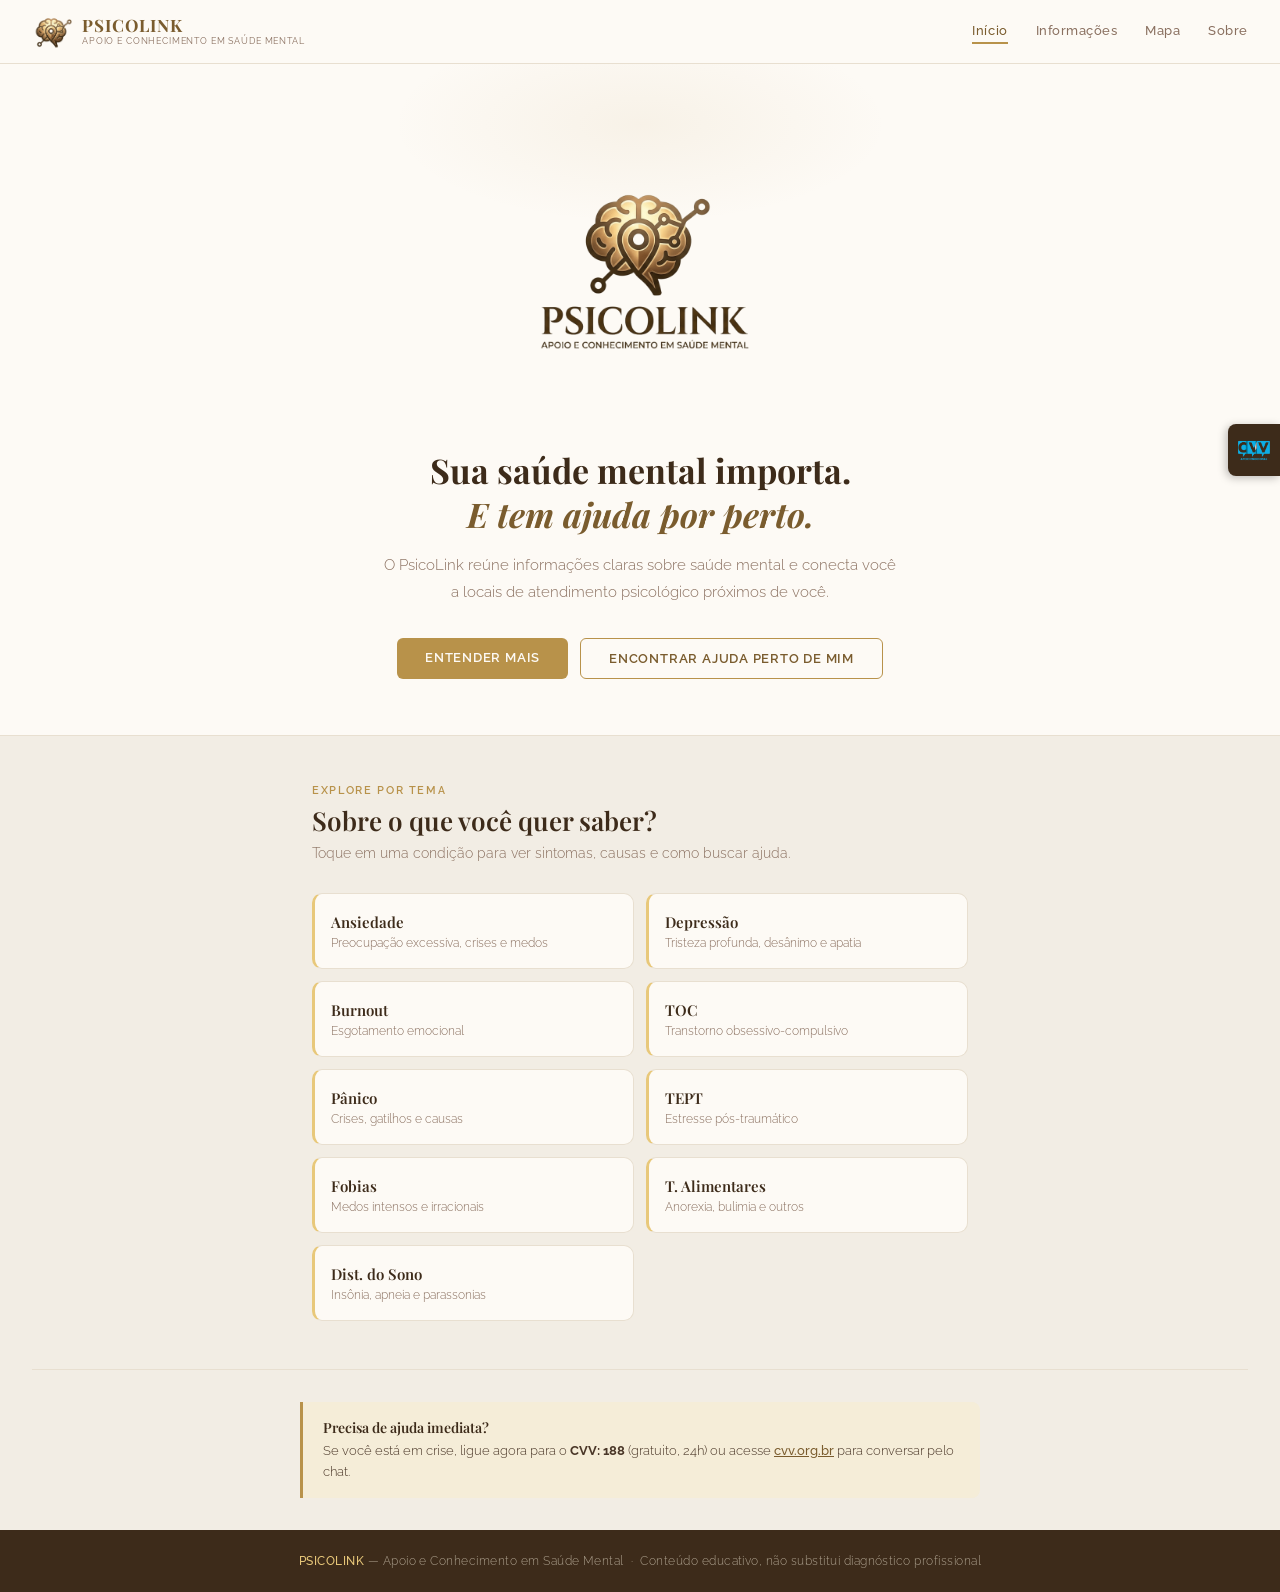
<file: index.html>
<!DOCTYPE html>
<html lang="pt-BR">

<head>
    <meta charset="UTF-8">
    <meta http-equiv="refresh" content="0; url=view/pages/home.html">
    <script>
        window.location.replace("view/pages/home.html");
    </script>
</head>

<body></body>

</html>
</file>
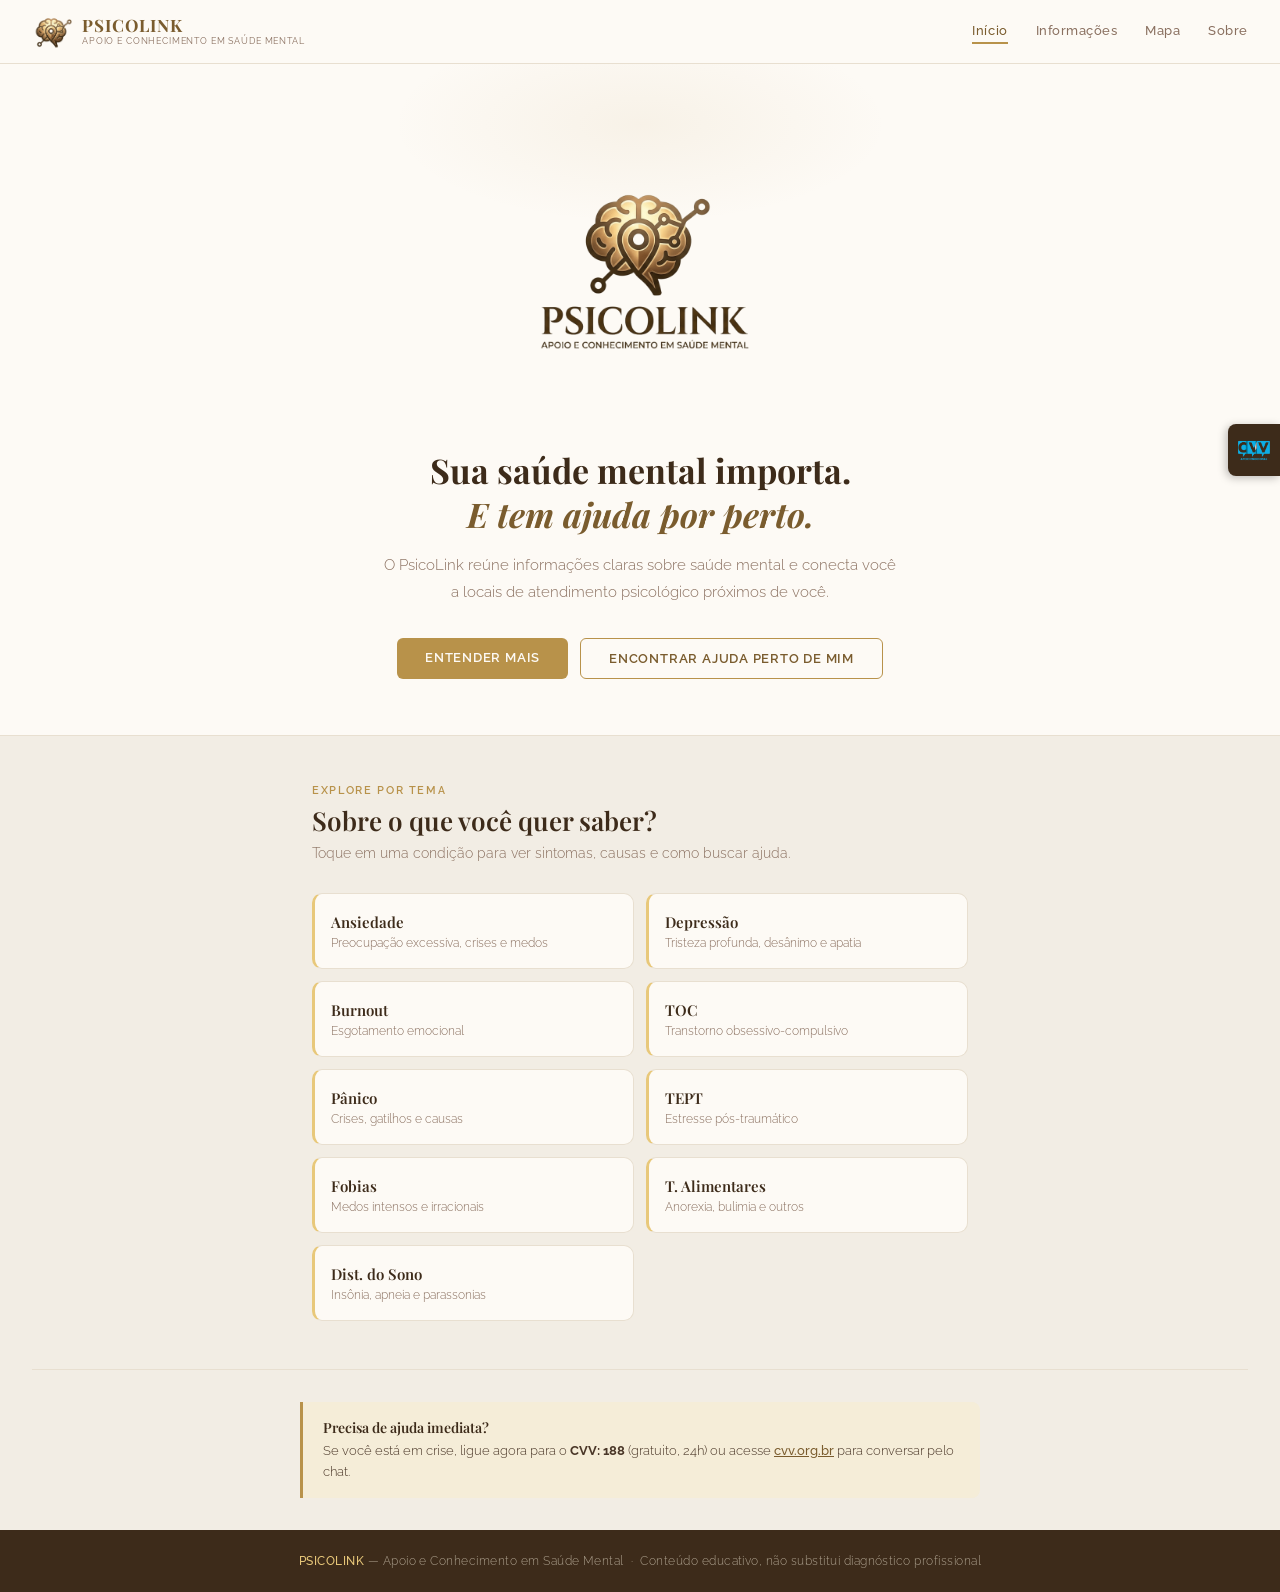
<file: view/pages/home.html>
<!DOCTYPE html>
<html lang="pt-BR">

<head>
  <meta charset="UTF-8" />
  <meta name="viewport" content="width=device-width, initial-scale=1.0" />
  <title>PsicoLink — Início</title>
  <link rel="icon" type="image/png" href="../images/PsicoLink.png" />
  <link rel="stylesheet" href="../css/global.css" />
  <link rel="stylesheet" href="../css/home.css" />
  <link rel="stylesheet" href="../css/cvv-widget.css" />
</head>

<body>

  <!-- ── NAV ── -->
  <nav class="ps-nav">
    <a class="ps-logo" href="home.html">
      <img src="../images/PsicoLinkBrain.png" alt="PsicoLink" />
      <div class="ps-logo-text">
        <span class="ps-logo-name">PSICOLINK</span>
        <span class="ps-logo-sub">Apoio e conhecimento em saúde mental</span>
      </div>
    </a>
    <button class="hamburger" id="hamburger" aria-label="Abrir menu" aria-expanded="false">
      <span></span><span></span><span></span>
    </button>
    <ul class="ps-nav-links" id="nav-links">
      <li><a href="home.html" data-page="home">Início</a></li>
      <li><a href="informacoes.html" data-page="info">Informações</a></li>
      <li><a href="mapa.html" data-page="mapa">Mapa</a></li>
      <li><a href="sobre.html" data-page="sobre">Sobre</a></li>
    </ul>
  </nav>

  <!-- ── CONTEÚDO ── -->
  <main class="ps-content">

    <!-- Hero -->
    <section class="ps-hero">
      <img src="../images/PsicoLinkNull.png" alt="PsicoLink" class="ps-hero-logo" />
      <h1>Sua saúde mental importa.<br><em>E tem ajuda por perto.</em></h1>
      <p>O PsicoLink reúne informações claras sobre saúde mental e conecta você a locais de atendimento psicológico
        próximos de você.</p>
      <div class="ps-hero-btns">
        <a href="informacoes.html" class="btn-gold">Entender mais</a>
        <a href="mapa.html" class="btn-outline-gold">Encontrar ajuda perto de mim</a>
      </div>
    </section>

    <!-- Quick cards (gerados pelo HomeController) -->
    <section class="ps-section">
      <p class="section-label">Explore por tema</p>
      <h2 class="ps-section-title">Sobre o que você quer saber?</h2>
      <p class="ps-section-sub">Toque em uma condição para ver sintomas, causas e como buscar ajuda.</p>
      <div class="quick-cards" id="quick-cards-grid">
        <!-- Preenchido dinamicamente por HomeController -->
      </div>
    </section>

    <div class="divider"></div>

    <!-- Alerta CVV -->
    <div class="ps-crisis" style="margin-top: 2rem;">
      <h4>Precisa de ajuda imediata?</h4>
      <p>
        Se você está em crise, ligue agora para o <strong>CVV: 188</strong> (gratuito, 24h)
        ou acesse <a href="https://cvv.org.br" target="_blank" rel="noopener">cvv.org.br</a>
        para conversar pelo chat.
      </p>
    </div>

  </main>

  <!-- ── FOOTER ── -->
  <footer class="ps-footer">
    <span>PSICOLINK</span> — Apoio e Conhecimento em Saúde Mental
    &nbsp;·&nbsp; Conteúdo educativo, não substitui diagnóstico profissional
  </footer>

  <!-- Model + Controller -->
  <script src="../../model/conditions.js"></script>
  <script src="../../controller/navigation.js"></script>
  <script src="../../controller/home.js"></script>
  <script src="../../controller/cvv-widget.js"></script>

</body>

</html>
</file>
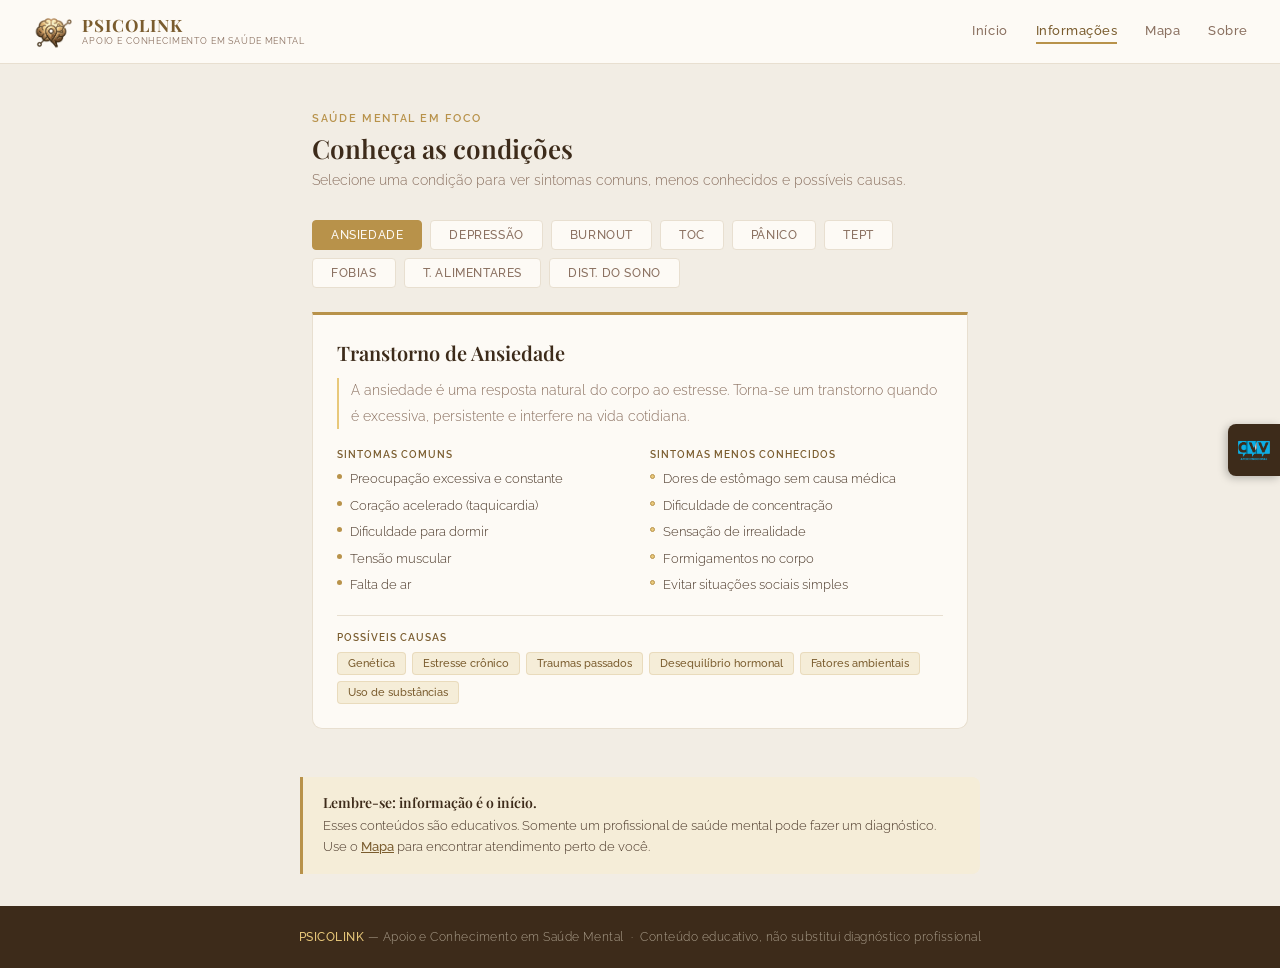
<file: view/pages/informacoes.html>
<!DOCTYPE html>
<html lang="pt-BR">

<head>
  <meta charset="UTF-8" />
  <meta name="viewport" content="width=device-width, initial-scale=1.0" />
  <title>PsicoLink — Informações</title>
  <link rel="icon" type="image/png" href="../images/PsicoLink.png" />
  <link rel="stylesheet" href="../css/global.css" />
  <link rel="stylesheet" href="../css/informacoes.css" />
  <link rel="stylesheet" href="../css/cvv-widget.css" />
</head>

<body>

  <!-- ── NAV ── -->
  <nav class="ps-nav">
    <a class="ps-logo" href="home.html">
      <img src="../images/PsicoLinkBrain.png" alt="PsicoLink" />
      <div class="ps-logo-text">
        <span class="ps-logo-name">PSICOLINK</span>
        <span class="ps-logo-sub">Apoio e conhecimento em saúde mental</span>
      </div>
    </a>
    <button class="hamburger" id="hamburger" aria-label="Abrir menu" aria-expanded="false">
      <span></span><span></span><span></span>
    </button>
    <ul class="ps-nav-links" id="nav-links">
      <li><a href="home.html" data-page="home">Início</a></li>
      <li><a href="informacoes.html" data-page="info">Informações</a></li>
      <li><a href="mapa.html" data-page="mapa">Mapa</a></li>
      <li><a href="sobre.html" data-page="sobre">Sobre</a></li>
    </ul>
  </nav>

  <!-- ── CONTEÚDO ── -->
  <main class="ps-content">

    <section class="ps-section">
      <p class="section-label">Saúde mental em foco</p>
      <h1 class="ps-section-title">Conheça as condições</h1>
      <p class="ps-section-sub">
        Selecione uma condição para ver sintomas comuns, menos conhecidos e possíveis causas.
      </p>

      <!-- Tabs (geradas pelo InformacoesController) -->
      <div class="ps-condition-tabs" id="condition-tabs">
        <!-- Preenchido dinamicamente -->
      </div>

      <!-- Cards (gerados pelo InformacoesController) -->
      <div id="condition-cards">
        <!-- Preenchido dinamicamente -->
      </div>
    </section>

    <!-- Aviso -->
    <div class="ps-crisis">
      <h4>Lembre-se: informação é o início.</h4>
      <p>
        Esses conteúdos são educativos. Somente um profissional de saúde mental pode fazer
        um diagnóstico. Use o
        <a href="mapa.html" class="link-mapa">Mapa</a>
        para encontrar atendimento perto de você.
      </p>
    </div>

  </main>

  <!-- ── FOOTER ── -->
  <footer class="ps-footer">
    <span>PSICOLINK</span> — Apoio e Conhecimento em Saúde Mental
    &nbsp;·&nbsp; Conteúdo educativo, não substitui diagnóstico profissional
  </footer>

  <!-- Model + Controllers -->
  <script src="../../model/conditions.js"></script>
  <script src="../../controller/navigation.js"></script>
  <script src="../../controller/informacoes.js"></script>
  <script src="../../controller/cvv-widget.js"></script>

</body>

</html>
</file>
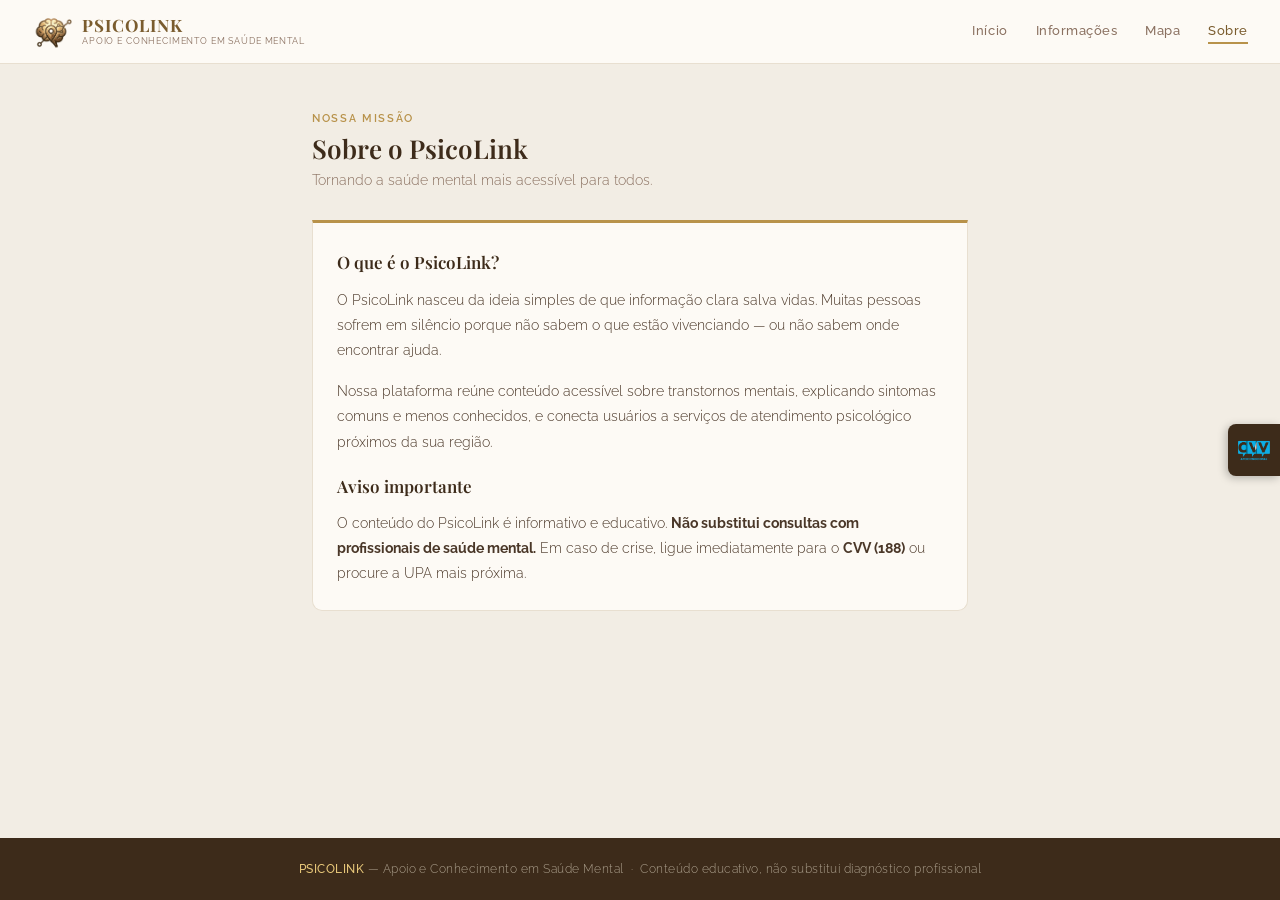
<file: view/pages/sobre.html>
<!DOCTYPE html>
<html lang="pt-BR">

<head>
  <meta charset="UTF-8" />
  <meta name="viewport" content="width=device-width, initial-scale=1.0" />
  <title>PsicoLink — Sobre</title>
  <link rel="icon" type="image/png" href="../images/PsicoLink.png" />
  <link rel="stylesheet" href="../css/global.css" />
  <link rel="stylesheet" href="../css/sobre.css" />
  <link rel="stylesheet" href="../css/cvv-widget.css" />
</head>

<body>

  <!-- ── NAV ── -->
  <nav class="ps-nav">
    <a class="ps-logo" href="home.html">
      <img src="../images/PsicoLinkBrain.png" alt="PsicoLink" />
      <div class="ps-logo-text">
        <span class="ps-logo-name">PSICOLINK</span>
        <span class="ps-logo-sub">Apoio e conhecimento em saúde mental</span>
      </div>
    </a>
    <button class="hamburger" id="hamburger" aria-label="Abrir menu" aria-expanded="false">
      <span></span><span></span><span></span>
    </button>
    <ul class="ps-nav-links" id="nav-links">
      <li><a href="home.html" data-page="home">Início</a></li>
      <li><a href="informacoes.html" data-page="info">Informações</a></li>
      <li><a href="mapa.html" data-page="mapa">Mapa</a></li>
      <li><a href="sobre.html" data-page="sobre">Sobre</a></li>
    </ul>
  </nav>

  <!-- ── CONTEÚDO ── -->
  <main class="ps-content">

    <section class="ps-section">
      <p class="section-label">Nossa missão</p>
      <h1 class="ps-section-title">Sobre o PsicoLink</h1>
      <p class="ps-section-sub">Tornando a saúde mental mais acessível para todos.</p>

      <div class="ps-about">
        <h3>O que é o PsicoLink?</h3>
        <p>
          O PsicoLink nasceu da ideia simples de que informação clara salva vidas.
          Muitas pessoas sofrem em silêncio porque não sabem o que estão vivenciando —
          ou não sabem onde encontrar ajuda.
        </p>
        <p>
          Nossa plataforma reúne conteúdo acessível sobre transtornos mentais,
          explicando sintomas comuns e menos conhecidos, e conecta usuários a serviços
          de atendimento psicológico próximos da sua região.
        </p>

        <h3>Aviso importante</h3>
        <p>
          O conteúdo do PsicoLink é informativo e educativo.
          <strong>Não substitui consultas com profissionais de saúde mental.</strong>
          Em caso de crise, ligue imediatamente para o <strong>CVV (188)</strong>
          ou procure a UPA mais próxima.
        </p>
      </div>
    </section>

  </main>

  <!-- ── FOOTER ── -->
  <footer class="ps-footer">
    <span>PSICOLINK</span> — Apoio e Conhecimento em Saúde Mental
    &nbsp;·&nbsp; Conteúdo educativo, não substitui diagnóstico profissional
  </footer>

  <!-- Controller -->
  <script src="../../controller/navigation.js"></script>
  <script src="../../controller/cvv-widget.js"></script>

</body>

</html>
</file>
<file: view/css/global.css>
/* ═══════════════════════════════════════════════
   global.css — Reset, variáveis, nav, footer
   Importado por TODOS os HTMLs
═══════════════════════════════════════════════ */

@import url('https://fonts.googleapis.com/css2?family=Playfair+Display:ital,wght@0,400;0,600;0,700;1,400;1,600&family=Raleway:wght@300;400;500;600&display=swap');

/* ── Reset ── */
*,
*::before,
*::after {
  box-sizing: border-box;
  margin: 0;
  padding: 0;
}

/* ── Variáveis ── */
:root {
  --gold: #B8924A;
  --gold-dark: #7A5C2E;
  --gold-light: #E8C87A;
  --gold-pale: #F5EDD8;
  --cream: #F2EDE4;
  --cream-dark: #E8DFD0;
  --brown: #3D2B1A;
  --text-body: #4A3728;
  --text-muted: #8A7060;
  --white: #FDFAF5;
}

/* ── Base ── */
html,
body {
  height: 100%;
}

body {
  font-family: 'Raleway', sans-serif;
  background: var(--cream);
  color: var(--brown);
  display: flex;
  flex-direction: column;
  min-height: 100vh;
}

/* ── Layout wrapper ── */
.ps-content {
  flex: 1;
}

/* ═══════════════
   NAV
═══════════════ */
.ps-nav {
  background: var(--white);
  border-bottom: 1px solid var(--cream-dark);
  padding: 0 2rem;
  display: flex;
  align-items: center;
  justify-content: space-between;
  height: 64px;
  position: sticky;
  top: 0;
  z-index: 100;
  flex-shrink: 0;
}

.ps-logo {
  display: flex;
  align-items: center;
  gap: 10px;
  text-decoration: none;
}

.ps-logo img {
  height: 40px;
  width: 40px;
  object-fit: contain;
}

.ps-logo-text {
  display: flex;
  flex-direction: column;
  line-height: 1;
}

.ps-logo-name {
  font-family: 'Playfair Display', serif;
  font-size: 17px;
  font-weight: 700;
  color: var(--gold-dark);
  letter-spacing: 0.06em;
}

.ps-logo-sub {
  font-size: 8.5px;
  font-weight: 400;
  color: var(--text-muted);
  letter-spacing: 0.1em;
  text-transform: uppercase;
  margin-top: 3px;
}

/* Hamburger */
.hamburger {
  display: none;
  flex-direction: column;
  gap: 5px;
  cursor: pointer;
  background: none;
  border: none;
  padding: 4px;
}

.hamburger span {
  display: block;
  width: 22px;
  height: 2px;
  background: var(--gold-dark);
  border-radius: 2px;
  transition: transform 0.3s, opacity 0.3s;
}

.hamburger.open span:nth-child(1) {
  transform: translateY(7px) rotate(45deg);
}

.hamburger.open span:nth-child(2) {
  opacity: 0;
}

.hamburger.open span:nth-child(3) {
  transform: translateY(-7px) rotate(-45deg);
}

/* Nav links */
.ps-nav-links {
  display: flex;
  gap: 1.75rem;
  list-style: none;
}

.ps-nav-links a {
  background: none;
  border: none;
  font-family: 'Raleway', sans-serif;
  font-size: 13px;
  font-weight: 500;
  color: var(--text-muted);
  cursor: pointer;
  padding: 4px 0;
  border-bottom: 2px solid transparent;
  transition: color 0.2s, border-color 0.2s;
  letter-spacing: 0.04em;
  text-decoration: none;
  display: inline-block;
}

.ps-nav-links a:hover,
.ps-nav-links a.active {
  color: var(--gold-dark);
  border-bottom-color: var(--gold);
}

/* ═══════════════
   FOOTER
═══════════════ */
.ps-footer {
  background: var(--brown);
  padding: 1.5rem 2rem;
  text-align: center;
  font-size: 12px;
  color: rgba(245, 237, 216, 0.6);
  font-weight: 300;
  letter-spacing: 0.04em;
  flex-shrink: 0;
}

.ps-footer span {
  color: var(--gold-light);
  font-weight: 500;
}

/* ═══════════════
   SECTION HELPERS
═══════════════ */
.ps-section {
  padding: 3rem 2rem;
  max-width: 720px;
  margin: 0 auto;
}

.section-label {
  font-size: 11px;
  font-weight: 600;
  color: var(--gold);
  text-transform: uppercase;
  letter-spacing: 0.15em;
  margin-bottom: 6px;
}

.ps-section-title {
  font-family: 'Playfair Display', serif;
  font-size: clamp(20px, 4vw, 26px);
  font-weight: 600;
  color: var(--brown);
  margin-bottom: 0.4rem;
}

.ps-section-sub {
  font-size: 14px;
  color: var(--text-muted);
  margin-bottom: 2rem;
  font-weight: 300;
}

/* ═══════════════
   BUTTONS
═══════════════ */
.btn-gold {
  background: var(--gold);
  color: var(--white);
  border: none;
  border-radius: 6px;
  padding: 12px 28px;
  font-size: 13px;
  font-family: 'Raleway', sans-serif;
  font-weight: 600;
  cursor: pointer;
  letter-spacing: 0.06em;
  text-transform: uppercase;
  transition: background 0.2s, transform 0.1s;
  text-decoration: none;
  display: inline-block;
}

.btn-gold:hover {
  background: var(--gold-dark);
  color: var(--white);
}

.btn-gold:active {
  transform: scale(0.98);
}

.btn-outline-gold {
  background: transparent;
  color: var(--gold-dark);
  border: 1.5px solid var(--gold);
  border-radius: 6px;
  padding: 12px 28px;
  font-size: 13px;
  font-family: 'Raleway', sans-serif;
  font-weight: 600;
  cursor: pointer;
  letter-spacing: 0.06em;
  text-transform: uppercase;
  transition: background 0.2s, transform 0.1s;
  text-decoration: none;
  display: inline-block;
}

.btn-outline-gold:hover {
  background: var(--gold-pale);
  color: var(--gold-dark);
}

.btn-outline-gold:active {
  transform: scale(0.98);
}

/* ═══════════════
   CRISIS BOX
═══════════════ */
.ps-crisis {
  background: var(--gold-pale);
  border-left: 3px solid var(--gold);
  border-radius: 0 8px 8px 0;
  padding: 1rem 1.25rem;
  margin: 0 auto 2rem;
  max-width: 680px;
}

.ps-crisis h4 {
  font-family: 'Playfair Display', serif;
  font-size: 14px;
  font-weight: 600;
  color: var(--brown);
  margin-bottom: 4px;
}

.ps-crisis p {
  font-size: 13px;
  color: var(--text-body);
  line-height: 1.6;
  font-weight: 300;
}

.ps-crisis a {
  color: var(--gold-dark);
  font-weight: 500;
}

.link-mapa {
  color: var(--gold-dark);
  font-weight: 600;
  text-decoration: underline;
  cursor: pointer;
}

/* ═══════════════
   DIVIDER
═══════════════ */
.divider {
  height: 1px;
  background: var(--cream-dark);
  margin: 0 2rem;
}

/* ═══════════════════════
   RESPONSIVIDADE GLOBAL
═══════════════════════ */
@media (max-width: 640px) {

  .ps-nav {
    padding: 0 1rem;
  }

  .hamburger {
    display: flex;
  }

  .ps-nav-links {
    display: none;
    position: absolute;
    top: 64px;
    left: 0;
    right: 0;
    background: var(--white);
    border-bottom: 1px solid var(--cream-dark);
    flex-direction: column;
    gap: 0;
    padding: 0.5rem 0;
    z-index: 99;
  }

  .ps-nav-links.open {
    display: flex;
  }

  .ps-nav-links li {
    width: 100%;
  }

  .ps-nav-links a {
    width: 100%;
    text-align: left;
    padding: 12px 1.5rem;
    border-bottom: none;
    border-left: 3px solid transparent;
    font-size: 14px;
    display: block;
  }

  .ps-nav-links a.active,
  .ps-nav-links a:hover {
    border-left-color: var(--gold);
    border-bottom-color: transparent;
    background: var(--gold-pale);
  }

  .ps-section {
    padding: 2rem 1rem;
  }

  .ps-logo-sub {
    display: none;
  }
}

@media (max-width: 400px) {
  .ps-logo-name {
    font-size: 14px;
  }
}
</file>
<file: view/css/home.css>
/* ═══════════════════════════════════════
   home.css — Estilos exclusivos da Home
═══════════════════════════════════════ */

/* ── Hero ── */
.ps-hero {
  background: var(--white);
  padding: 4rem 2rem 3.5rem;
  text-align: center;
  border-bottom: 1px solid var(--cream-dark);
  position: relative;
  overflow: hidden;
}

.ps-hero::before {
  content: '';
  position: absolute;
  top: -40px;
  left: 50%;
  transform: translateX(-50%);
  width: 500px;
  height: 200px;
  background: radial-gradient(ellipse, rgba(184, 146, 74, 0.08) 0%, transparent 70%);
  pointer-events: none;
}

.ps-hero-logo {
  width: 300px;
  height: 300px;
  object-fit: contain;
  margin: 0 auto 1.25rem;
  display: block;
}

.ps-hero h1 {
  font-family: 'Playfair Display', serif;
  font-size: clamp(24px, 5vw, 34px);
  font-weight: 700;
  color: var(--brown);
  line-height: 1.3;
  margin-bottom: 1rem;
}

.ps-hero h1 em {
  font-style: italic;
  color: var(--gold-dark);
}

.ps-hero p {
  font-size: 15px;
  color: var(--text-muted);
  max-width: 520px;
  margin: 0 auto 2rem;
  line-height: 1.8;
  font-weight: 300;
}

.ps-hero-btns {
  display: flex;
  gap: 12px;
  justify-content: center;
  flex-wrap: wrap;
}

/* ── Quick Cards ── */
.quick-cards {
  display: grid;
  grid-template-columns: 1fr 1fr;
  gap: 12px;
}

.quick-card {
  background: var(--white);
  border: 1px solid var(--cream-dark);
  border-left: 3px solid var(--gold-light);
  border-radius: 10px;
  padding: 18px 16px;
  text-align: left;
  cursor: pointer;
  transition: border-color 0.2s, transform 0.15s;
  width: 100%;
}

.quick-card:hover,
.quick-card:focus-visible {
  border-left-color: var(--gold);
  transform: translateY(-2px);
  outline: none;
}

.quick-card-title {
  font-family: 'Playfair Display', serif;
  font-size: 15px;
  font-weight: 600;
  color: var(--brown);
  margin-bottom: 4px;
}

.quick-card-sub {
  font-size: 12px;
  color: var(--text-muted);
  font-weight: 300;
}

/* ── Responsivo ── */
@media (max-width: 640px) {
  .ps-hero {
    padding: 2.5rem 1rem 2rem;
  }

  .ps-hero-logo {
    width: 260px;
    height: 260px;
  }

  .ps-hero-btns {
    flex-direction: column;
    align-items: center;
  }

  .ps-hero-btns .btn-gold,
  .ps-hero-btns .btn-outline-gold {
    width: 100%;
    max-width: 280px;
    text-align: center;
  }

  .quick-cards {
    grid-template-columns: 1fr;
  }
}
</file>
<file: view/css/cvv-widget.css>
/* ═══════════════════════════════════════════════════
   cvv-widget.css — Widget flutuante CVV
   Inspirado no botão VLibras dos sites do governo.
   Fica fixo no centro-direito em todas as telas.
═══════════════════════════════════════════════════ */

/* ── Wrapper posicionado ── */
.cvv-widget {
  position: fixed;
  top: 50%;
  right: 0;
  transform: translateY(-50%);
  z-index: 1000;
  display: flex;
  align-items: center;
  flex-direction: row-reverse;
}

/* ── Ícone (sempre visível) ── */
.cvv-widget__icon {
  width: 52px;
  height: 52px;
  background: var(--brown);
  border-radius: 8px 0 0 8px;
  display: flex;
  align-items: center;
  justify-content: center;
  cursor: pointer;
  flex-shrink: 0;
  box-shadow: -2px 2px 8px rgba(0, 0, 0, 0.25);
  transition: background 0.2s;
  border: none;
}

.cvv-widget__icon:hover {
  background: #2a1c0e;
}

.cvv-widget__icon img {
  width: 36px;
  height: 36px;
  object-fit: contain;
  font-size: 10px;
  color: var(--white);
}

/* ── Painel expandido (oculto por padrão) ── */
.cvv-widget__panel {
  background: var(--brown);
  color: var(--white);
  border-radius: 8px 0 0 8px;
  display: flex;
  flex-direction: column;
  gap: 6px;
  white-space: nowrap;

  /* Estado inicial: escondido à direita */
  max-width: 0;
  overflow: hidden;
  opacity: 0;
  pointer-events: none;
  padding-top: 14px;
  padding-bottom: 14px;
  padding-left: 0;
  padding-right: 0;

  /* Animação da direita para a esquerda */
  transition:
    max-width 0.35s cubic-bezier(0.4, 0, 0.2, 1),
    opacity   0.25s ease,
    padding   0.35s ease;
}

/* ── Estado expandido (hover em desktop, classe .open em touch) ── */
.cvv-widget:hover .cvv-widget__panel,
.cvv-widget.open  .cvv-widget__panel {
  max-width: 220px;
  opacity: 1;
  pointer-events: auto;
  padding: 14px 16px;
}

/* ── Textos do painel ── */
.cvv-widget__label {
  font-family: 'Raleway', sans-serif;
  font-size: 10px;
  font-weight: 600;
  text-transform: uppercase;
  letter-spacing: 0.1em;
  color: var(--gold-light);
  line-height: 1;
}

.cvv-widget__phone {
  font-family: 'Playfair Display', serif;
  font-size: 22px;
  font-weight: 700;
  color: var(--white);
  line-height: 1;
  letter-spacing: 0.05em;
}

.cvv-widget__sub {
  font-family: 'Raleway', sans-serif;
  font-size: 10px;
  font-weight: 300;
  color: rgba(253, 250, 245, 0.65);
  line-height: 1.3;
}

.cvv-widget__link {
  font-family: 'Raleway', sans-serif;
  font-size: 11px;
  font-weight: 500;
  color: var(--gold-light);
  text-decoration: none;
  border-bottom: 1px solid rgba(232, 200, 122, 0.4);
  padding-bottom: 1px;
  width: fit-content;
  transition: color 0.2s, border-color 0.2s;
}

.cvv-widget__link:hover {
  color: var(--white);
  border-bottom-color: var(--white);
}

/* ── Responsivo: menor em telas pequenas ── */
@media (max-width: 640px) {
  .cvv-widget__icon {
    width: 44px;
    height: 44px;
  }

  .cvv-widget__icon img {
    width: 29px;
    height: 29px;
  }

  .cvv-widget__phone {
    font-size: 18px;
  }
}
</file>
<file: view/css/informacoes.css>
/* ═══════════════════════════════════════════════
   informacoes.css — Estilos das condições/tabs
═══════════════════════════════════════════════ */

/* ── Tabs ── */
.ps-condition-tabs {
  display: flex;
  gap: 8px;
  margin-bottom: 1.5rem;
  flex-wrap: wrap;
}

.tab-btn {
  padding: 7px 18px;
  border-radius: 4px;
  border: 1px solid var(--cream-dark);
  background: var(--white);
  font-family: 'Raleway', sans-serif;
  font-size: 12px;
  font-weight: 500;
  letter-spacing: 0.05em;
  cursor: pointer;
  color: var(--text-muted);
  transition: all 0.2s;
  text-transform: uppercase;
}

.tab-btn.active {
  background: var(--gold);
  color: var(--white);
  border-color: var(--gold);
}

/* ── Condition Card ── */
.condition-card {
  background: var(--white);
  border: 1px solid var(--cream-dark);
  border-top: 3px solid var(--gold);
  border-radius: 0 0 10px 10px;
  padding: 1.5rem;
  display: none;
}

.condition-card.visible {
  display: block;
}

.condition-card h3 {
  font-family: 'Playfair Display', serif;
  font-size: 20px;
  font-weight: 600;
  color: var(--brown);
  margin-bottom: 0.75rem;
}

.condition-card .desc {
  font-size: 14px;
  color: var(--text-muted);
  line-height: 1.8;
  margin-bottom: 1.25rem;
  font-weight: 300;
  border-left: 2px solid var(--gold-light);
  padding-left: 12px;
}

/* ── Symptom grid ── */
.symptom-grid {
  display: grid;
  grid-template-columns: 1fr 1fr;
  gap: 1.25rem;
  margin-bottom: 1.25rem;
}

.symptom-block h4 {
  font-size: 10px;
  font-weight: 600;
  color: var(--gold-dark);
  text-transform: uppercase;
  letter-spacing: 0.1em;
  margin-bottom: 0.6rem;
}

.symptom-block ul {
  list-style: none;
  display: flex;
  flex-direction: column;
  gap: 7px;
}

.symptom-block li {
  font-size: 13px;
  color: var(--text-body);
  display: flex;
  align-items: flex-start;
  gap: 8px;
  line-height: 1.5;
  font-weight: 300;
}

.symptom-block li::before {
  content: '';
  display: inline-block;
  width: 5px;
  height: 5px;
  border-radius: 50%;
  background: var(--gold);
  margin-top: 5px;
  flex-shrink: 0;
}

.symptom-block.rare li::before {
  background: var(--gold-light);
  border: 1px solid var(--gold);
}

/* ── Causes ── */
.causes-row {
  border-top: 1px solid var(--cream-dark);
  padding-top: 1rem;
}

.causes-row h4 {
  font-size: 10px;
  font-weight: 600;
  color: var(--gold-dark);
  text-transform: uppercase;
  letter-spacing: 0.1em;
  margin-bottom: 0.6rem;
}

.cause-tags {
  display: flex;
  flex-wrap: wrap;
  gap: 6px;
}

.cause-tag {
  background: var(--gold-pale);
  color: var(--gold-dark);
  font-size: 11px;
  padding: 4px 10px;
  border-radius: 4px;
  font-weight: 500;
  border: 1px solid rgba(184, 146, 74, 0.2);
}

/* ── Responsivo ── */
@media (max-width: 640px) {
  .symptom-grid {
    grid-template-columns: 1fr;
  }
}
</file>
<file: view/css/sobre.css>
/* ════════════════════════════════════════
   sobre.css — Estilos exclusivos do Sobre
════════════════════════════════════════ */

.ps-about {
  background: var(--white);
  border: 1px solid var(--cream-dark);
  border-top: 3px solid var(--gold);
  border-radius: 0 0 10px 10px;
  padding: 1.5rem;
  line-height: 1.8;
  font-size: 14px;
  color: var(--text-body);
  font-weight: 300;
}

.ps-about h3 {
  font-family: 'Playfair Display', serif;
  font-size: 17px;
  color: var(--brown);
  margin-bottom: 0.6rem;
  font-weight: 600;
}

.ps-about h3+h3 {
  margin-top: 1.25rem;
}

.ps-about p {
  margin-bottom: 1rem;
}

.ps-about p:last-child {
  margin-bottom: 0;
}
</file>
